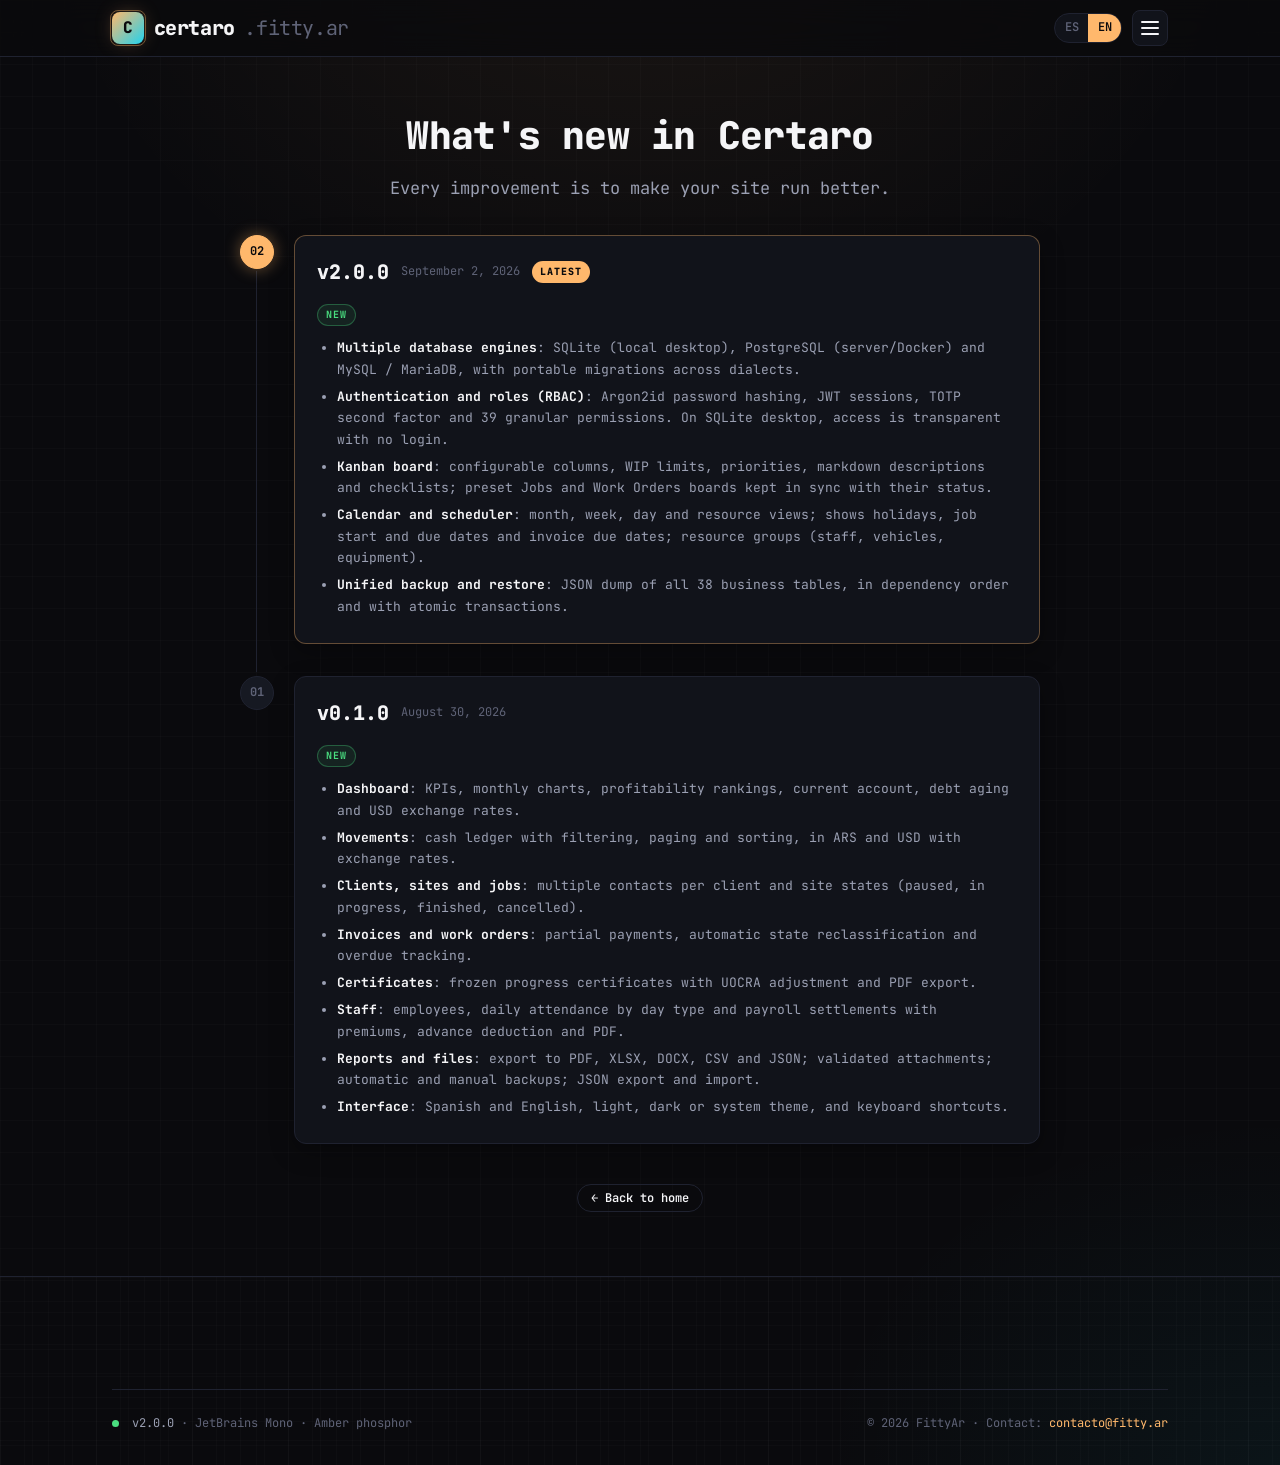
<file: changelog.html>
<!DOCTYPE html>
<html lang="es">
<head>
<meta charset="utf-8">
<meta name="viewport" content="width=device-width, initial-scale=1">
<title>Novedades — Certaro</title>
<meta name="description" content="Historial de versiones y nuevas funciones de Certaro, el ERP modular de FittyAr.">
<meta name="color-scheme" content="dark">
<meta name="theme-color" content="#0a0a0d">
<meta property="og:title" content="Novedades — Certaro">
<meta property="og:description" content="Historial de versiones y nuevas funciones de Certaro, el ERP modular de FittyAr.">
<meta property="og:type" content="website">
<meta property="og:url" content="https://certaro.fitty.ar/changelog.html">
<meta property="og:site_name" content="Certaro">
<meta property="og:image" content="https://certaro.fitty.ar/assets/social.png">
<meta name="twitter:card" content="summary_large_image">
<meta name="twitter:image" content="https://certaro.fitty.ar/assets/social.png">
<link rel="icon" href="assets/certaro-logo.svg" type="image/svg+xml">
<link rel="icon" href="assets/icon.png" type="image/png">
<link href="https://fonts.googleapis.com/css2?family=JetBrains+Mono:wght@400;500;600;700;800&display=swap" rel="stylesheet">
<link rel="stylesheet" href="css/base.css">
<style>
.changelog-wrap { max-width: 800px; margin: 0 auto; padding: 3rem 0 4rem; }
.changelog-wrap h1 { font-size: var(--text-3xl); font-weight: 800; letter-spacing: -.02em; text-align: center; }
.changelog-wrap .sub { text-align: center; color: var(--color-text-muted); margin-top: .6rem; font-size: var(--text-md); }
#changelog-loading { text-align: center; color: var(--color-text-dim); padding: 3rem 1rem; font-size: var(--text-sm); }
#changelog-error { display: none; text-align: center; padding: 2rem; color: var(--color-danger); }
#changelog-error a { color: var(--color-amber); text-decoration: underline; }
.cl-entry { display: flex; gap: 1.25rem; margin-top: 2rem; position: relative; }
.cl-entry::before { content: ""; position: absolute; left: 16px; top: 36px; bottom: -28px; width: 1px; background: var(--color-border); }
.cl-entry:last-child::before { display: none; }
.cl-dot {
  flex: 0 0 34px; height: 34px; border-radius: 50%;
  background: var(--color-soft); border: 1px solid var(--color-border);
  display: grid; place-items: center; font-size: var(--text-xs); font-weight: 700; color: var(--color-text-dim);
  position: relative; z-index: 1;
}
.cl-latest .cl-dot {
  background: var(--color-amber); color: var(--color-text-on-accent);
  border-color: var(--color-amber); box-shadow: 0 0 16px #ffb86c66;
}
.cl-card {
  flex: 1; background: var(--color-raised); border: 1px solid var(--color-border);
  border-radius: var(--radius-lg); padding: 1.25rem 1.4rem;
  box-shadow: 0 8px 24px rgba(0,0,0,0.3);
}
.cl-latest .cl-card { border-color: var(--color-border-amber); }
.cl-card-head { display: flex; align-items: center; gap: .75rem; flex-wrap: wrap; margin-bottom: .85rem; }
.cl-version { font-weight: 800; font-size: var(--text-lg); }
.cl-date { font-size: var(--text-xs); color: var(--color-text-dim); }
.cl-badge { font-size: 10px; font-weight: 800; letter-spacing: .1em; background: var(--color-amber); color: var(--color-text-on-accent); padding: 3px 8px; border-radius: 999px; }
.cl-group { margin-top: .85rem; }
.cl-group + .cl-group { padding-top: .75rem; border-top: 1px dashed var(--color-border); }
.cl-tag { font-size: 10px; font-weight: 700; letter-spacing: .08em; text-transform: uppercase; padding: 2px 8px; border-radius: 999px; background: var(--color-soft); border: 1px solid var(--color-border); color: var(--color-text-muted); display: inline-block; margin-bottom: .4rem; }
.cl-tag.added { background: #4ade8014; border-color: #4ade8050; color: #4ade80; }
.cl-tag.fixed { background: #f8717114; border-color: #f8717150; color: #f87171; }
.cl-tag.changed { background: #22d3ee14; border-color: #22d3ee50; color: #22d3ee; }
.cl-group ul { margin: .3rem 0 0 1.25rem; font-size: var(--text-sm); color: var(--color-text-muted); line-height: 1.65; }
.cl-group li { margin-bottom: .35rem; }
.cl-group code { background: var(--color-soft); padding: 1px 5px; border-radius: 3px; font-size: .85em; border: 1px solid var(--color-border); }
.cl-group strong { color: var(--color-text); }
.cl-group a { color: var(--color-amber); text-decoration: underline; }
#changelog-toggle { margin: 2rem auto 0; display: none; }
</style>
<link rel="canonical" href="https://certaro.fitty.ar/changelog.html">
</head>
<body>

<a href="#changelog-main" class="skip-to-content" data-i18n="skip.content">Saltar al contenido principal</a>

<header class="topbar">
  <div class="container topbar-inner">
    <a href="index.html" class="logo" aria-label="Certaro Home">
      <span class="logo-mark">C</span>
      certaro<span class="tld">.fitty.ar</span>
    </a>
    <nav class="nav-links" aria-label="Navegación principal">
      <a href="index.html#problems" data-i18n="nav.benefits">Beneficios</a>
      <a href="index.html#how" data-i18n="nav.how">Cómo funciona</a>
      <a href="index.html#gallery" data-i18n="nav.gallery">Capturas</a>
      <a href="index.html#install" data-i18n="nav.install">Instalación</a>
      <a href="changelog.html" class="active" data-i18n="nav.changelog">Novedades</a>
      <a href="index.html#contact" data-i18n="nav.contact">Contacto</a>
    </nav>
    <div class="topbar-actions">
      <div class="lang-switch" role="group" aria-label="Idioma">
        <button data-lang="es" class="active" onclick="setLocale('es')" aria-label="Español">ES</button>
        <button data-lang="en" onclick="setLocale('en')" aria-label="English">EN</button>
      </div>
      <a class="btn btn-primary btn-sm" href="index.html#contact" data-i18n="nav.cta">Solicitar demo</a>
      <button class="hamburger" id="hamburgerBtn" aria-label="Menú" aria-expanded="false" onclick="toggleMobileNav()">
        <span></span>
        <span></span>
        <span></span>
      </button>
    </div>
  </div>
</header>

<!-- MOBILE NAV DRAWER -->
<div class="mobile-nav-backdrop" id="mobileNavBackdrop" onclick="toggleMobileNav(false)"></div>
<div class="mobile-nav" id="mobileNav" aria-hidden="true">
  <nav class="mobile-nav-links" aria-label="Navegación móvil">
    <a href="index.html#problems" onclick="toggleMobileNav(false)" data-i18n="nav.benefits">Beneficios</a>
    <a href="index.html#how" onclick="toggleMobileNav(false)" data-i18n="nav.how">Cómo funciona</a>
    <a href="index.html#gallery" onclick="toggleMobileNav(false)" data-i18n="nav.gallery">Capturas</a>
    <a href="index.html#install" onclick="toggleMobileNav(false)" data-i18n="nav.install">Instalación</a>
    <a href="changelog.html" class="active" onclick="toggleMobileNav(false)" data-i18n="nav.changelog">Novedades</a>
    <a href="index.html#contact" onclick="toggleMobileNav(false)" data-i18n="nav.contact">Contacto</a>
  </nav>
  <div class="mobile-nav-footer">
    <div class="lang-switch" role="group" aria-label="Idioma">
      <button data-lang="es" class="active" onclick="setLocale('es'); toggleMobileNav(false);">ES</button>
      <button data-lang="en" onclick="setLocale('en'); toggleMobileNav(false);">EN</button>
    </div>
    <a class="btn btn-primary btn-sm" href="index.html#contact" onclick="toggleMobileNav(false)" data-i18n="nav.cta">Solicitar demo</a>
  </div>
</div>

<main id="changelog-main" class="container changelog-wrap">
  <h1 data-i18n="changelog.title">Novedades de Certaro</h1>
  <p class="sub" data-i18n="changelog.subtitle">Cada mejora es para que tu obra funcione mejor.</p>
  
  <div id="changelog-loading" data-i18n="changelog.loading">Cargando novedades…</div>
  
  <div id="changelog-timeline"></div>
  
  <div style="text-align:center">
    <button id="changelog-toggle" class="btn btn-ghost btn-sm" data-i18n="changelog.showMore">Ver más versiones</button>
  </div>
  
  <p style="text-align:center;margin-top:2.5rem">
    <a href="index.html" class="btn btn-ghost btn-sm" data-i18n="changelog.back">← Volver al inicio</a>
  </p>
</main>

<footer class="footer">
  <div class="container">
    <div class="footer-bottom">
      <span><span class="status-dot"></span> <a href="changelog.html" data-app-version>v2.0.0</a> · <span data-i18n="footer.version">JetBrains Mono · Amber phosphor</span></span>
      <span>© 2026 FittyAr · <span data-i18n="footer.contact">Contacto</span>: <a href="mailto:contacto@fitty.ar" style="color:var(--color-amber)">contacto@fitty.ar</a></span>
    </div>
  </div>
</footer>

<script src="js/translations.js"></script>
<script src="js/releases.js"></script>
<script src="js/changelog.js"></script>
<script>
function toggleMobileNav(force) {
  const nav = document.getElementById("mobileNav");
  const backdrop = document.getElementById("mobileNavBackdrop");
  const btn = document.getElementById("hamburgerBtn");
  if (!nav || !btn) return;
  const willOpen = (typeof force === "boolean") ? force : !nav.classList.contains("is-open");
  nav.classList.toggle("is-open", willOpen);
  if (backdrop) backdrop.classList.toggle("is-open", willOpen);
  btn.classList.toggle("is-open", willOpen);
  btn.setAttribute("aria-expanded", willOpen ? "true" : "false");
  nav.setAttribute("aria-hidden", willOpen ? "false" : "true");
}

document.addEventListener("keydown", (e) => {
  if (e.key === "Escape") {
    toggleMobileNav(false);
  }
});
</script>
</body>
</html>
</file>
<file: css/base.css>
/* Certaro — base.css | Paleta fitty.ar amber phosphor */
:root {
  --color-base: #0a0a0d;
  --color-raised: #11131a;
  --color-soft: #161922;
  --color-inset: #08090c;
  --color-border: #1f2230;
  --color-border-strong: #2a2e42;
  --color-border-amber: #ffb86c59;
  --color-border-cyan: #22d3ee59;
  --color-text: #f5f5f7;
  --color-text-muted: #9ba0b3;
  --color-text-dim: #5f6377;
  --color-text-on-accent: #0a0a0d;
  --color-amber: #ffb86c;
  --color-amber-hover: #ffa742;
  --color-amber-soft: #ffb86c1f;
  --color-cyan: #22d3ee;
  --color-cyan-soft: #22d3ee1f;
  --color-success: #4ade80;
  --color-danger: #f87171;
  --font-mono: "JetBrains Mono", ui-monospace, "SF Mono", Menlo, Consolas, monospace;
  --text-xs: 0.75rem;
  --text-sm: 0.8125rem;
  --text-base: 0.9375rem;
  --text-md: 1.0625rem;
  --text-lg: 1.25rem;
  --text-xl: 1.5rem;
  --text-2xl: 1.875rem;
  --text-3xl: 2.375rem;
  --text-5xl: clamp(2.25rem, 4.2vw, 3.5rem);
  --radius-sm: 4px;
  --radius-md: 8px;
  --radius-lg: 12px;
  --radius-xl: 16px;
  --max-w: 1120px;
  --topbar-height: 56px;
}

* { box-sizing: border-box; margin: 0; padding: 0; }
html {
  scroll-behavior: smooth;
  scrollbar-color: var(--color-border-strong) var(--color-base);
}
body {
  font-family: var(--font-mono);
  font-size: var(--text-base);
  line-height: 1.6;
  color: var(--color-text);
  background-color: var(--color-base);
  background-image:
    radial-gradient(80% 60% at 50% -10%, #ffb86c14, transparent 60%),
    radial-gradient(60% 40% at 100% 100%, #22d3ee0d, transparent 60%),
    linear-gradient(#ffffff04 1px, transparent 1px),
    linear-gradient(90deg, #ffffff04 1px, transparent 1px);
  background-size: auto, auto, 32px 32px, 32px 32px;
  -webkit-font-smoothing: antialiased;
  font-feature-settings: "ss01", "cv11", "calt";
  color-scheme: dark;
  overflow-x: hidden;
}
::selection { background: var(--color-amber); color: var(--color-text-on-accent); }
a { color: inherit; text-decoration: none; }
img { display: block; max-width: 100%; }
button { font: inherit; cursor: pointer; }

/* — accessibility — */
.skip-to-content {
  position: absolute;
  top: -100px;
  left: 1rem;
  z-index: 1000;
  background: var(--color-amber);
  color: var(--color-text-on-accent);
  padding: .5rem 1rem;
  border-radius: var(--radius-sm);
  font-weight: 700;
  font-size: var(--text-sm);
  transition: top .2s ease;
}
.skip-to-content:focus {
  top: 1rem;
}
:focus-visible {
  outline: 2px solid var(--color-amber);
  outline-offset: 2px;
}

/* — layout — */
.container {
  width: 100%;
  max-width: var(--max-w);
  margin: 0 auto;
  padding: 0 clamp(1rem, 3.5vw, 2rem);
}
.section {
  padding: 5rem 0;
  scroll-margin-top: calc(var(--topbar-height) + 1.5rem);
}
section[id], div[id] {
  scroll-margin-top: calc(var(--topbar-height) + 1.5rem);
}
.section-header {
  text-align: center;
  margin-bottom: 3rem;
}
.eyebrow {
  display: inline-flex;
  align-items: center;
  gap: .4rem;
  font-size: var(--text-xs);
  font-weight: 600;
  letter-spacing: .18em;
  text-transform: uppercase;
  color: var(--color-amber);
}
.eyebrow::before { content: "▸"; }
.section-title {
  font-size: var(--text-3xl);
  font-weight: 700;
  letter-spacing: -.02em;
  line-height: 1.15;
  margin-top: .5rem;
  text-wrap: balance;
}
.section-subtitle {
  font-size: var(--text-md);
  color: var(--color-text-muted);
  margin-top: .75rem;
  max-width: 580px;
  margin-inline: auto;
}

/* — header — */
.topbar {
  position: sticky;
  top: 0;
  z-index: 100;
  backdrop-filter: blur(14px) saturate(160%);
  background: color-mix(in srgb, var(--color-base) 82%, transparent);
  border-bottom: 1px solid var(--color-border);
}
.topbar-inner {
  display: flex;
  align-items: center;
  justify-content: space-between;
  height: var(--topbar-height);
  gap: 1rem;
}
.logo {
  display: flex;
  align-items: center;
  gap: .6rem;
  font-weight: 800;
  font-size: var(--text-lg);
  letter-spacing: -.02em;
  white-space: nowrap;
}
.logo-mark {
  width: 32px; height: 32px;
  border-radius: var(--radius-md);
  background: linear-gradient(135deg, var(--color-amber), var(--color-cyan));
  display: grid; place-items: center;
  font-weight: 800; font-size: 1rem;
  color: var(--color-base);
  box-shadow: 0 0 20px -4px #ffb86c66;
  position: relative;
}
.logo-mark::after {
  content: "";
  position: absolute;
  inset: -2px;
  border-radius: inherit;
  border: 1px solid #ffb86c66;
  pointer-events: none;
}
.logo span.tld { color: var(--color-text-dim); font-weight: 400; }

.nav-links { display: flex; align-items: center; gap: .25rem; }
.nav-links a {
  font-size: var(--text-sm);
  color: var(--color-text-muted);
  padding: .35rem .5rem;
  white-space: nowrap;
  border-radius: var(--radius-sm);
  transition: background .15s, color .15s;
}
.nav-links a:hover { background: var(--color-soft); color: var(--color-text); }
.nav-links a.active { background: var(--color-soft); color: var(--color-amber); font-weight: 600; }

.topbar-actions { display: flex; align-items: center; gap: .6rem; }
.lang-switch {
  display: inline-flex;
  border: 1px solid var(--color-border);
  border-radius: 999px;
  overflow: hidden;
  font-size: var(--text-xs);
  font-weight: 600;
  background: var(--color-raised);
}
.lang-switch button {
  padding: .25rem .6rem;
  background: transparent;
  border: none;
  color: var(--color-text-dim);
  transition: background .15s, color .15s;
}
.lang-switch button.active { background: var(--color-amber); color: var(--color-text-on-accent); }

/* — buttons — */
.btn {
  display: inline-flex;
  align-items: center;
  justify-content: center;
  gap: .4rem;
  font-size: var(--text-sm);
  font-weight: 600;
  padding: .5rem 1.1rem;
  border-radius: 999px;
  border: 1px solid transparent;
  transition: transform .15s, box-shadow .15s, background .15s, border-color .15s, color .15s;
  white-space: nowrap;
  line-height: 1.2;
}
.btn:hover { transform: translateY(-1px); }
.btn-primary {
  background: var(--color-amber);
  color: var(--color-text-on-accent);
  box-shadow: 0 4px 16px #ffb86c33;
}
.btn-primary:hover {
  background: var(--color-amber-hover);
  box-shadow: 0 6px 20px #ffb86c44;
}
.btn-ghost {
  background: transparent;
  border-color: var(--color-border);
  color: var(--color-text);
}
.btn-ghost:hover {
  border-color: var(--color-border-amber);
  background: var(--color-soft);
  color: var(--color-amber);
}
.btn-sm { padding: .35rem .8rem; font-size: var(--text-xs); }
.btn-icon {
  width: 36px; height: 36px;
  padding: 0;
  border-radius: var(--radius-md);
  background: transparent;
  border: 1px solid var(--color-border);
  color: var(--color-text-muted);
  display: grid; place-items: center;
}
.btn-icon:hover { border-color: var(--color-border-amber); color: var(--color-amber); }

/* — hamburger & mobile drawer — */
.hamburger {
  display: none;
  width: 36px; height: 36px;
  background: var(--color-raised);
  border: 1px solid var(--color-border);
  border-radius: var(--radius-md);
  padding: 0;
  cursor: pointer;
  place-items: center;
  flex-direction: column;
  justify-content: center;
  gap: 4px;
  color: var(--color-text);
  transition: border-color .15s, background .15s;
}
.hamburger:hover {
  border-color: var(--color-border-amber);
}
.hamburger span {
  display: block;
  width: 18px;
  height: 2px;
  background: currentColor;
  border-radius: 2px;
  transition: transform .2s ease, opacity .2s ease;
}
.hamburger.is-open span:nth-child(1) {
  transform: translateY(6px) rotate(45deg);
}
.hamburger.is-open span:nth-child(2) {
  opacity: 0;
}
.hamburger.is-open span:nth-child(3) {
  transform: translateY(-6px) rotate(-45deg);
}

.mobile-nav-backdrop {
  position: fixed;
  inset: 0;
  background: rgba(0, 0, 0, 0.7);
  backdrop-filter: blur(4px);
  z-index: 98;
  opacity: 0;
  pointer-events: none;
  transition: opacity .25s ease;
}
.mobile-nav-backdrop.is-open {
  opacity: 1;
  pointer-events: auto;
}

.mobile-nav {
  position: fixed;
  top: var(--topbar-height);
  left: 0;
  right: 0;
  background: var(--color-raised);
  border-bottom: 1px solid var(--color-border-strong);
  padding: 1.5rem;
  z-index: 99;
  transform: translateY(-100%);
  opacity: 0;
  pointer-events: none;
  transition: transform .25s ease, opacity .25s ease;
  box-shadow: 0 20px 40px rgba(0,0,0,0.8);
}
.mobile-nav.is-open {
  transform: translateY(0);
  opacity: 1;
  pointer-events: auto;
}
.mobile-nav-links {
  display: flex;
  flex-direction: column;
  gap: .5rem;
  margin-bottom: 1.25rem;
}
.mobile-nav-links a {
  font-size: var(--text-md);
  font-weight: 600;
  color: var(--color-text-muted);
  padding: .6rem .8rem;
  border-radius: var(--radius-md);
  transition: background .15s, color .15s;
}
.mobile-nav-links a:hover,
.mobile-nav-links a.active {
  background: var(--color-soft);
  color: var(--color-amber);
}
.mobile-nav-footer {
  display: flex;
  align-items: center;
  justify-content: space-between;
  padding-top: 1rem;
  border-top: 1px solid var(--color-border);
  gap: 1rem;
}

/* — lightbox modal — */
.lightbox-modal {
  position: fixed;
  inset: 0;
  z-index: 1000;
  background: rgba(8, 9, 12, 0.92);
  backdrop-filter: blur(8px);
  display: flex;
  flex-direction: column;
  align-items: center;
  justify-content: center;
  padding: 2rem 1rem 1rem;
  opacity: 0;
  pointer-events: none;
  transition: opacity .2s ease;
}
.lightbox-modal.is-open {
  opacity: 1;
  pointer-events: auto;
}
.lightbox-content {
  position: relative;
  max-width: 1200px;
  width: 100%;
  max-height: 85vh;
  display: flex;
  flex-direction: column;
  align-items: center;
}
.lightbox-img {
  max-width: 100%;
  max-height: calc(85vh - 40px);
  object-fit: contain;
  border-radius: var(--radius-md);
  border: 1px solid var(--color-border-strong);
  box-shadow: 0 25px 50px -12px rgba(0, 0, 0, 0.9), 0 0 30px #ffb86c1a;
}
.lightbox-caption {
  margin-top: .75rem;
  font-size: var(--text-sm);
  color: var(--color-text-muted);
  text-align: center;
}
.lightbox-close {
  position: absolute;
  top: 1rem;
  right: 1.5rem;
  width: 40px;
  height: 40px;
  border-radius: 50%;
  background: var(--color-raised);
  border: 1px solid var(--color-border);
  color: var(--color-text);
  display: grid;
  place-items: center;
  font-size: 1.25rem;
  cursor: pointer;
  transition: background .15s, border-color .15s, color .15s;
}
.lightbox-close:hover {
  background: var(--color-soft);
  border-color: var(--color-amber);
  color: var(--color-amber);
}

/* — footer — */
.footer {
  border-top: 1px solid var(--color-border);
  padding: 4rem 0 2rem;
  background-image:
    linear-gradient(#ffffff04 1px, transparent 1px),
    linear-gradient(90deg, #ffffff04 1px, transparent 1px);
  background-size: 24px 24px;
}
.footer-grid {
  display: grid;
  grid-template-columns: 1.4fr 1fr 1.1fr 1fr;
  gap: 2.5rem;
}
.footer-brand p {
  font-size: var(--text-sm);
  color: var(--color-text-muted);
  margin-top: .75rem;
  max-width: 300px;
  line-height: 1.6;
}
.footer-col h4 {
  font-size: var(--text-xs);
  letter-spacing: .12em;
  text-transform: uppercase;
  color: var(--color-text-dim);
  margin-bottom: 1rem;
}
.footer-col a {
  display: block;
  font-size: var(--text-sm);
  color: var(--color-text-muted);
  padding: .3rem 0;
  transition: color .15s, transform .15s;
}
.footer-col a:hover {
  color: var(--color-amber);
  transform: translateX(2px);
}
.footer-bottom {
  margin-top: 3rem;
  padding-top: 1.5rem;
  border-top: 1px solid var(--color-border);
  display: flex;
  align-items: center;
  justify-content: space-between;
  flex-wrap: wrap;
  gap: 1rem;
  font-size: var(--text-xs);
  color: var(--color-text-dim);
}
.footer-bottom a {
  color: var(--color-text-muted);
  transition: color .15s;
}
.footer-bottom a:hover {
  color: var(--color-amber);
}
.status-dot {
  display: inline-block;
  width: 7px; height: 7px;
  border-radius: 50%;
  background: var(--color-success);
  animation: pulse-dot 2.5s infinite;
  margin-right: .35rem;
}
@keyframes pulse-dot {
  0%,100% { opacity:1; transform: scale(1); }
  50% { opacity:.5; transform: scale(.85); }
}

/* — reveal animation — */
.reveal {
  opacity: 0;
  transform: translateY(16px);
  transition: opacity .6s cubic-bezier(0.16, 1, 0.3, 1), transform .6s cubic-bezier(0.16, 1, 0.3, 1);
}
.reveal.is-visible {
  opacity: 1;
  transform: translateY(0);
}
@media (prefers-reduced-motion: reduce) {
  .reveal { opacity: 1; transform: none; transition: none; }
  .status-dot { animation: none; }
}

/* — responsive — */
@media (max-width: 900px) {
  .footer-grid { grid-template-columns: 1fr 1fr; gap: 2rem; }
}
@media (max-width: 768px) {
  .nav-links { display: none; }
  .topbar-actions .btn-primary { display: none; }
  .hamburger { display: inline-flex; }
  .section { padding: 3.75rem 0; }
}
@media (max-width: 520px) {
  .topbar .logo span.tld { display: none; } /* keeps the menu button inside a 375px viewport */
  .footer-grid { grid-template-columns: 1fr; }
  .footer-bottom { flex-direction: column; align-items: flex-start; }
}


@media (max-width: 1340px) {
  .nav-links { display: none; }
  .topbar-actions .btn-primary { display: none; }
  .hamburger { display: inline-flex; }
}
</file>
